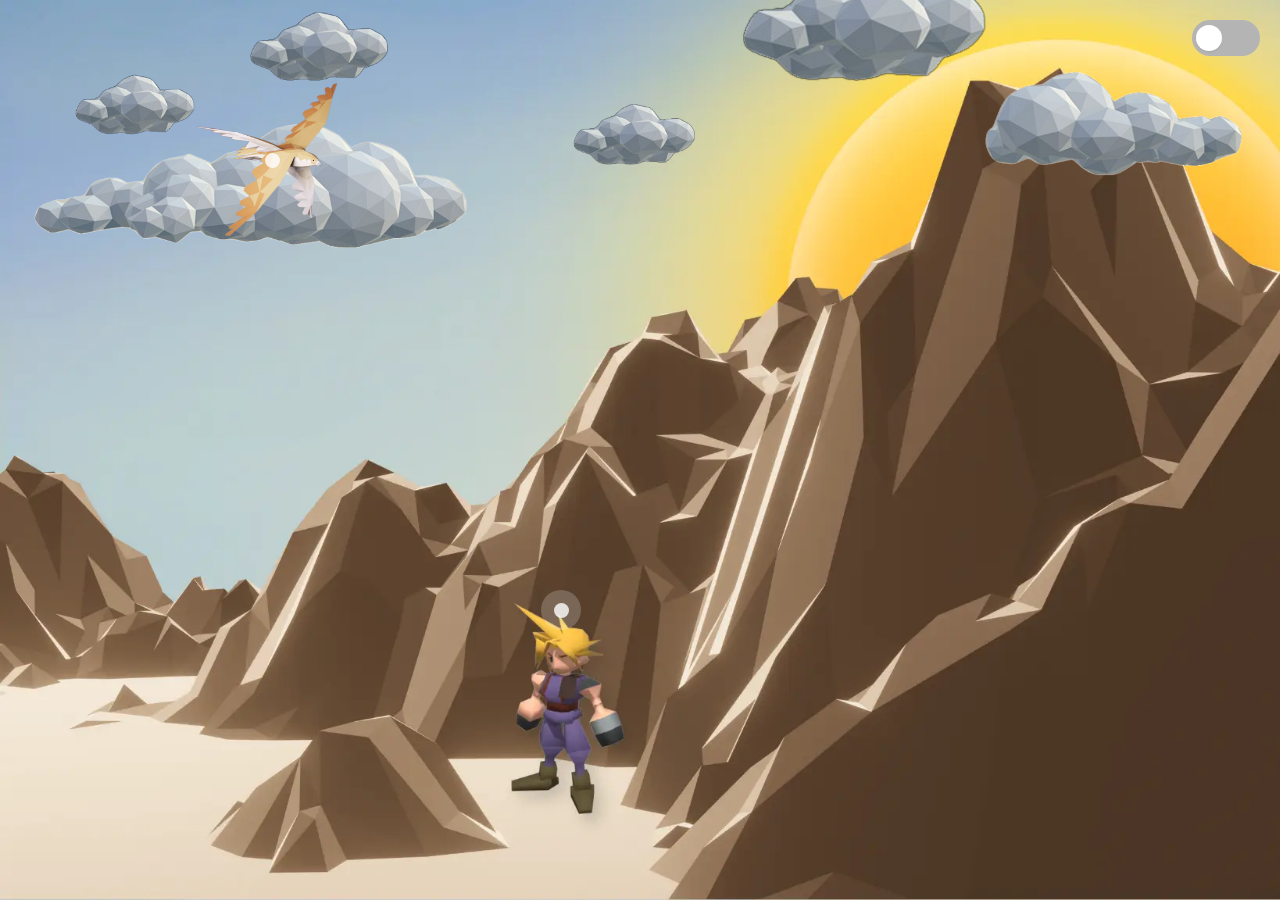
<file: index.html>
<!doctype html>
<html class="no-js" lang="en">

<head>
  <meta charset="utf-8">
  <title>Quentin's portfolio</title>
  <meta name="description" content="Welcome to my portfolio.">
  <meta name="viewport" content="width=device-width, initial-scale=1">

  <meta property="og:title" content="">
  <meta property="og:type" content="">
  <meta property="og:url" content="">
  <meta property="og:image" content="">

  <link rel="manifest" href="site.webmanifest">
  <link rel="icon" href="icon.png">

  <link rel="stylesheet" href="./css/normalize.css">
  <link rel="stylesheet" href="./css/main.css">

  <meta name="theme-color" content="#fafafa">
</head>

<body>

	<main class="page-content">
    <div class="image-wrapper">
      <div class="day-container">
        <img src="./img/background-img-day.webp" class="background-image day" alt="Day Image">
        <div class="clouds-container">
            <img src="./img/clouds.png" class="clouds clouds-1" alt="Clouds">
            <img src="./img/clouds.png" class="clouds clouds-2" alt="Clouds">
        </div>
        <div class="eagle-container">
          <a href="./eagle-game.html" class="clickable-point eagle-position">
            <img src="./img/eagle-position-1.png" class="eagle-position frame1" alt="">
            <img src="./img/eagle-position-2.png" class="eagle-position frame2" alt="">
            <div class="dot"></div>
          </a>
        </div>
        <a href="./character-speech.html" class="clickable-point character-position">
          <div class="clickable-point character sleeping" id="characterSpeech">
            <div class="dot"></div>
          </div>
        </a>
      </div>
      <div class="night-container inactive">
        <img src="./img/background-img-night.webp" class="background-image night" alt="Night Image">
        <a href="" class="clickable-point character-position">
          <div class="clickable-point character sleeping" id="characterSpeech">
            <div class="dot"></div>
            <p class="sleepy-text">* zzzZZZ *</p>
          </div>
        </a>
        <a href="" class="clickable-point eagle-position-sleepy">
          <div class="clickable-point eaglesleepy sleeping" id="characterSpeech">
            <div class="dot"></div>
            <p class="sleepy-text">* zzzZZZ *</p>
          </div>
        </a>
      </div>
    </div>
  </main>

  <div class="day-night-container" id="toggle-container">
    <div class="day-night-button" id="toggle-button"></div>
  </div>

  <script src="./js/main.js"></script>
</body>

</html>
</file>
<file: css/main.css>
/* ----------------------------------------- */
/* GENERAL RULES --------------------------- */
/* ----------------------------------------- */
html, body {
    position: fixed; /* Position fixe pour occuper tout l'écran */
    left: 0;
    top: 0;
    width: 100%;
    height: 100%;
    overflow-x: hidden; 
    overflow-y: hidden; 
    background-color: var(--c-bg);
    color: #fff; 
    white-space: nowrap; /* Empêche le texte de se couper */
    transition-property: background-color; 
    transition-duration: 0.9s; 
    transition-timing-function: cubic-bezier(0.1, 0.4, 0.2, 1); /* Fonction de temporisation de la transition */
}
html { /* Effet de défilement fluide */
    scroll-behavior: smooth;
}
body {
    font-family: "Helvetica", sans-serif; 
    color: #252525; 
    background-color: #dddddd; 
    font-size: 14px; 
    font-weight: light 300; 
    display: grid; /* Utilisation de la grille CSS */
    grid-template-rows: auto 1fr auto; /* Disposition de la grille */
    min-height: 100vh; 
}
a { /* Style des liens */
    color: #468847; 
    text-decoration: underline; 
}
a:focus-visible { /* Style des liens lorsqu'ils sont focusés */
    border: 5px solid #ff0000; 
}
a:hover { /* Style des liens au survol */
    color: #ff0000; 
}
button {
    cursor: pointer; 
    background-color: #252525; 
    border: 2px solid #252525; 
    border-radius: 12px; 
    color: #dddddd; 
    padding: 2%; 
    text-align: center; 
    text-decoration: none;
    display: inline-block; 
    font-size: 1.2rem;
    font-weight: bold; 
}
button:hover { /* Style des boutons au survol */
    background-color: #dddddd; 
    border: 2px solid #252525; 
    color: #252525; 
}

/* ----------------------------------------- */
/* BACKGROUND ------------------------------ */
/* ----------------------------------------- */
.image-wrapper {
    position: relative; /* Position relative pour le conteneur d'images */
    width: 100%;
    height: 100vh; 
    overflow: auto; 
    overflow-y: hidden; 
}
.day-container, .night-container {
    transition: opacity 3s ease-in-out; 
    position: absolute; /* Position absolue pour superposer les conteneurs */
    top: 0;
    left: 0;
    min-width: 100%; 
    /*width: 100%;*/ 
    height: 100vh; 
    opacity: 1; /* Opacité initiale */
}
.day-container.inactive, .night-container.inactive {
    opacity: 0;
    pointer-events: none; /* Désactive les événements de la souris */
}
.background-image {
    /*width: 100%;*/ 
    min-width: 100%; 
    min-height: 100%; 
    height: 100vh; 
    object-fit: cover; 
    object-position: center; 
    position: absolute; /* Position absolue pour superposer les images */
}

/* ----------------------------------------- */
/* DAY-NIGHT ------------------------------- */
/* ----------------------------------------- */
.day-night-container {
    position: absolute; /* Position absolue pour le conteneur du bouton */
    top: 20px;
    right: 20px;
    width: 60px;
    height: 28px;
    background-color: #b4b4b4; 
    border-radius: 50px; 
    display: flex; /* Utilisation de Flexbox */
    align-items: center; 
    padding: 4px; 
    cursor: pointer; 
    transition: background-color 0.3s ease-in-out; 
    z-index: 200; 
    outline: none; 
}
.day-night-button {
    width: 26px;
    height: 26px;
    background-color: white; 
    border-radius: 50%; 
    box-shadow: 0 2px 1px rgba(0, 0, 0, 0.04); 
    transition: transform 0.3s ease, background-color 0.3s ease;
}
.day-night-container.active {
    background-color: #181818; 
}
.day-night-container.active .day-night-button {
    transform: translateX(34px); /* Déplacement horizontal */
    background-color: #fff; 
}


/* ----------------------------------------- */
/* CLICKABLE-POINT ------------------------- */
/* ----------------------------------------- */
.clickable-point {
    position: absolute;
    width: 50px;
    height: 50px;
    background-color: transparent;
    border-radius: 50%;
    cursor: pointer;
    z-index: 150;
    display: flex;
    align-items: center;
    justify-content: center;
    opacity: 0;
    transition: opacity 0.3s ease;
  }
  .page-content .clickable-point {
    opacity: 1;
  }
  .clickable-point .dot {
    width: 15px;
    height: 15px;
    background-color: rgba(255, 255, 255, 0.8);
    border-radius: 50%;
    box-shadow: 0 0 2px rgba(255, 255, 255, 0.04);
    position: relative;
    animation: pulse 2s infinite ease-in-out;
}
.dot::before {
    content: "";
    position: absolute;
    top: 50%;
    left: 50%;
    width: 40px;
    height: 40px;
    background-color: rgba(255, 255, 255, 0.2);
    border-radius: 50%;
    transform: translate(-50%, -50%) scale(1);
    animation: outer-pulse 2s infinite ease-in-out;
    z-index: -1;
}
@keyframes outer-pulse {
    0% {
        transform: translate(-50%, -50%) scale(1);
        opacity: 0.7;
    }
    50% {
        transform: translate(-50%, -50%) scale(1.5);
        opacity: 0;
    }
    100% {
        transform: translate(-50%, -50%) scale(1);
        opacity: 0.7;
    }
}
@keyframes pulse {
    0% {
        transform: scale(1);
        opacity: 1;
    }
    50% {
        transform: scale(1.05);
        opacity: 0.9;
    }
    100% {
        transform: scale(1);
        opacity: 1;
    }
}


/* ----------------------------------------- */
/* CLICKABLE-POINT POSITION CHARACTER ------ */
/* ----------------------------------------- */
:root {
    --character-x: 33.5;
    --character-y: 65;
}
.character {
    --data-x: var(--character-x);
    --data-y: var(--character-y);
}
.sleepy-text {
    display: none;
    position: absolute;
    top: -40px;
    left: 50%;
    transform: translateX(-50%);
    font-size: 14px;
    font-weight: bold;
    color: white;
    background-color: rgba(0, 0, 0, 0.7);
    padding: 5px;
    border-radius: 5px;
    white-space: nowrap;
    pointer-events: none;
}
.clickable-point.character.sleeping:hover .sleepy-text {
    display: block;
}


/* ----------------------------------------- */
/* CLOUDS ANIMATION ------------------------ */
/* ----------------------------------------- */
.clouds-container {
    position: absolute;
    top: 0;
    left: 0;
    width: 100%; /* Double largeur pour contenir les deux nuages */
    height: 100vh;
    overflow: hidden; /* Masque le débordement */
}
.clouds {
    position: absolute;
    top: 0;
    width: 100%; /* Chaque nuage occupe la moitié du container */
    height: auto;
    animation: moveClouds 15s linear infinite;
}
.clouds-1 {
    left: 0;
}

@media (max-width: 1200px) {
    .clouds-container {
        width: 115%;
    }
}
@media (max-width: 1150px) {
    .clouds-container {
        width: 115%;
    }
}
@media (max-width: 1000px) {
    .clouds-container {
        width: 130%;
    }
}
@media (max-width: 900px) {
    .clouds-container {
        width: 150%;
    }
}
@media (max-width: 800px) {
    .clouds-container {
        width: 170%;
    }
}
@media (max-width: 700px) {
    .clouds-container {
        width: 200%;
    }
}
@media (max-width: 600px) {
    .clouds-container {
        width: 232%;
    }
}
@media (max-width: 550px) {
    .clouds-container {
        width: 255%;
    }
}
@media (max-width: 500px) {
    .clouds-container {
        width: 280%;
    }
}
@media (max-width: 450px) {
    .clouds-container {
        width: 310%;
    }
}

@keyframes moveClouds {
    0% {
        transform: translateX(0);
    }
    100% {
        transform: translateX(-50%); /* Déplace seulement de la moitié */
    }
}

/* ----------------------------------------- */
/* EAGLE ----------------------------------- */
/* ----------------------------------------- */
:root {
    --eagle-x: 3;
    --eagle-y: 15;
}
@keyframes eagleAnimation {
    0% { opacity: 1; }
    100% { opacity: 0; }
  }
@keyframes eagleAnimation2 {
    0%, 100% {
     transform: translateY(0);
    }
    50% {
     transform: translateY(-20px); /* Ajustez cette valeur pour le mouvement vertical */
    }
}
.frame1 {
    animation: eagleAnimation 0.5s infinite linear;
}
.frame2 {
    animation: eagleAnimation 0.5s infinite reverse linear;
}
.eagle-container {
    width: 100%; /* Double largeur pour contenir les deux aigles */
    height: auto;
    animation: eagleAnimation2 3s infinite ease-in-out;
}
.eagle-position {
    position: absolute;
    width: 35%;
    --data-x: var(--eagle-x);
    --data-y: var(--eagle-y);
}
.frame1, .frame2, .clickable-point, .dot {
    transition: none;
}
@media (max-width: 900px) {
    .eagle-container {
        width: 130%;
    }
}
@media (max-width: 800px) {
    .eagle-container {
        width: 150%;
    }
}
@media (max-width: 700px) {
    .eagle-container {
        width: 180%;
    }
}
@media (max-width: 500px) {
    .eagle-container {
        width: 250%;
    }
}
@media (max-width: 400px) {
    .eagle-container {
        width: 280%;
    }
}


/* ----------------------------------------- */


/* ----------------------------------------- */
/* CLOUDS ANIMATION GAME ------------------- */
/* ----------------------------------------- */
.clouds-container-game {
    position: absolute;
    top: 0;
    left: 0;
    opacity: 50%;
    width: 100%; /* Double largeur pour contenir les deux nuages */
    height: 100vh;
    overflow: hidden; /* Masque le débordement */
}
.clouds-game {
    position: absolute;
    top: 0;
    width: 100%; /* Chaque nuage occupe la moitié du container */
    height: auto;
    animation: moveClouds 15s linear infinite;
}
.clouds-1 {
    left: 0;
}

@media (max-width: 1200px) {
    .clouds-container-game {
        width: 115%;
    }
}
@media (max-width: 1150px) {
    .clouds-container-game {
        width: 115%;
    }
}
@media (max-width: 1000px) {
    .clouds-container-game {
        width: 130%;
    }
}
@media (max-width: 900px) {
    .clouds-container-game {
        width: 150%;
    }
}
@media (max-width: 800px) {
    .clouds-container-game {
        width: 170%;
    }
}
@media (max-width: 700px) {
    .clouds-container-game {
        width: 200%;
    }
}
@media (max-width: 600px) {
    .clouds-container-game {
        width: 232%;
    }
}
@media (max-width: 550px) {
    .clouds-container-game {
        width: 255%;
    }
}
@media (max-width: 500px) {
    .clouds-container-game {
        width: 280%;
    }
}
@media (max-width: 450px) {
    .clouds-container-game {
        width: 310%;
    }
}


/* ----------------------------------------- */
/* EAGLE GAME ------------------------------ */
/* ----------------------------------------- */
:root {
    --eaglegame-x: 15;
    --eaglegame-y: 30;
}
@keyframes eagleAnimation {
    0% { opacity: 1; }
    100% { opacity: 0; }
}
@keyframes eagleAnimation2 {
    0%, 100% {
        transform: translateY(0);
    }
    50% {
        transform: translateY(-20px);
    }
}
.frame1 {
    animation: eagleAnimation 0.5s infinite linear;
}
.frame2 {
    animation: eagleAnimation 0.5s infinite reverse linear;
}
.eagle-container-game {
    position: relative;
    width: 100%;
    height: 100vh;
    animation: eagleAnimation2 3s infinite ease-in-out;
}
.eagle-position-game {
    position: absolute;
    width: 30%;
    top: calc(var(--eaglegame-y)*1%);
    left: calc(var(--eaglegame-x)*1%);
}


/* ----------------------------------------- */
/* TEXT-ANIMATION -------------------------- */
/* ----------------------------------------- */
:root {
    --text-x: 15;
    --text-y: 30;
}
.text-container {
    position: absolute;
    top: calc(var(--text-y)*1%);
    left: calc(var(--text-x)*1%);
    animation: eagleAnimation2 3s infinite ease-in-out;
}
h1{
    font-size: 5vw;
    overflow: hidden;
    z-index: 999;
    color: azure;
    text-shadow: #181818 0 0 5px;
    opacity: 80%;
}
h1 span{
    display: inline-block;
    overflow: hidden;
}


/* ----------------------------------------- */
/* BACK-ARROW ------------------------------ */
/* ----------------------------------------- */
.back-button {
    position: absolute;
    top: 20px;
    left: 20px;
    height: 50px; 
    width: 50px; 
    display: flex;
    justify-content: center;
    align-items: center;
    transition: background-color 0.3s ease-in-out;
    z-index: 9999;
    border-radius: 5px; 
  }
  .back-button:hover {
    opacity: 0.5; 
  }
  .arrow-img {
    max-width: 100%;
    max-height: 100%;
    object-fit: contain; 
  }


/* ----------------------------------------- */
/* CHARACTER-GAME -------------------------- */
/* ----------------------------------------- */
:root {
    --charactergame-x: 15;
    --charactergame-y: 45;
}
@keyframes mouthAnimation {
    0% { opacity: 1; }
    100% { opacity: 0; }
}
@keyframes bodyAnimation {
    0%, 100% {
        transform: translateY(0);
    }
    50% {
        transform: translateY(-5px);
    }
}
.frame4 {
    animation: mouthAnimation 0.2s infinite reverse linear;
}
.character-container-game {
    position: relative;
    width: 100%;
    height: 100vh;
    animation: bodyAnimation 3s infinite ease-in-out;
}
.character-position-game {
    position: absolute;
    width: 800px;
    top: calc(var(--charactergame-y)*1%);
    left: calc(var(--charactergame-x)*1%);
}


/* ----------------------------------------- */
/* CHARACTER-TEXT-SPEECH ------------------- */
/* ----------------------------------------- */
.text-container-character {
    position: absolute;
    top: calc(var(--charactergame-y)*1%);
    left: calc(var(--charactergame-x)*1%);
}
.line-1{
    position: relative;  
    border-right: 2px solid rgba(255,255,255,.75);
    font:600 1em/1 'Courier New', monospace;
    color: antiquewhite;
    text-shadow: #181818 0 0 5px;
    font-size: 1.8em;
    text-align: center;
    white-space: nowrap;
    overflow: hidden;
    transform: translateY(-200%);
    box-sizing:content-box;
}
/* ANIMATION */
.anim-typewriter{
  width:0;
  animation: typewriter 2s steps(44) 1s 1 normal both,
             blinkTextCursor 500ms steps(44) infinite normal;
}
@keyframes typewriter{
  from{width: 0;}
  to{width: 14.5em;}
}
@keyframes blinkTextCursor{
  from{border-right-color: rgba(255,255,255,.75);}
  to{border-right-color: transparent;}
}
@media (max-width: 450px) {
    :root {
        --charactergame-x: 2;
        --charactergame-y: 52;
    }
}


/* ----------------------------------------- */
/* EAGLE-NIGHT-CLICKABLE-POINT ------------- */
/* ----------------------------------------- */
:root {
    --eaglesleepy-x: 10;  /* Position horizontale */
    --eaglesleepy-y: 21;  /* Position verticale */
}
.eagle-position-sleepy {
    position: absolute;
    --data-x: var(--eaglesleepy-x);
    --data-y: var(--eaglesleepy-y);
    width: 35%; /* Ajustez selon la taille souhaitée */
}
.clickable-point.eaglesleepy.sleeping:hover .sleepy-text {
    display: block;
}
</file>
